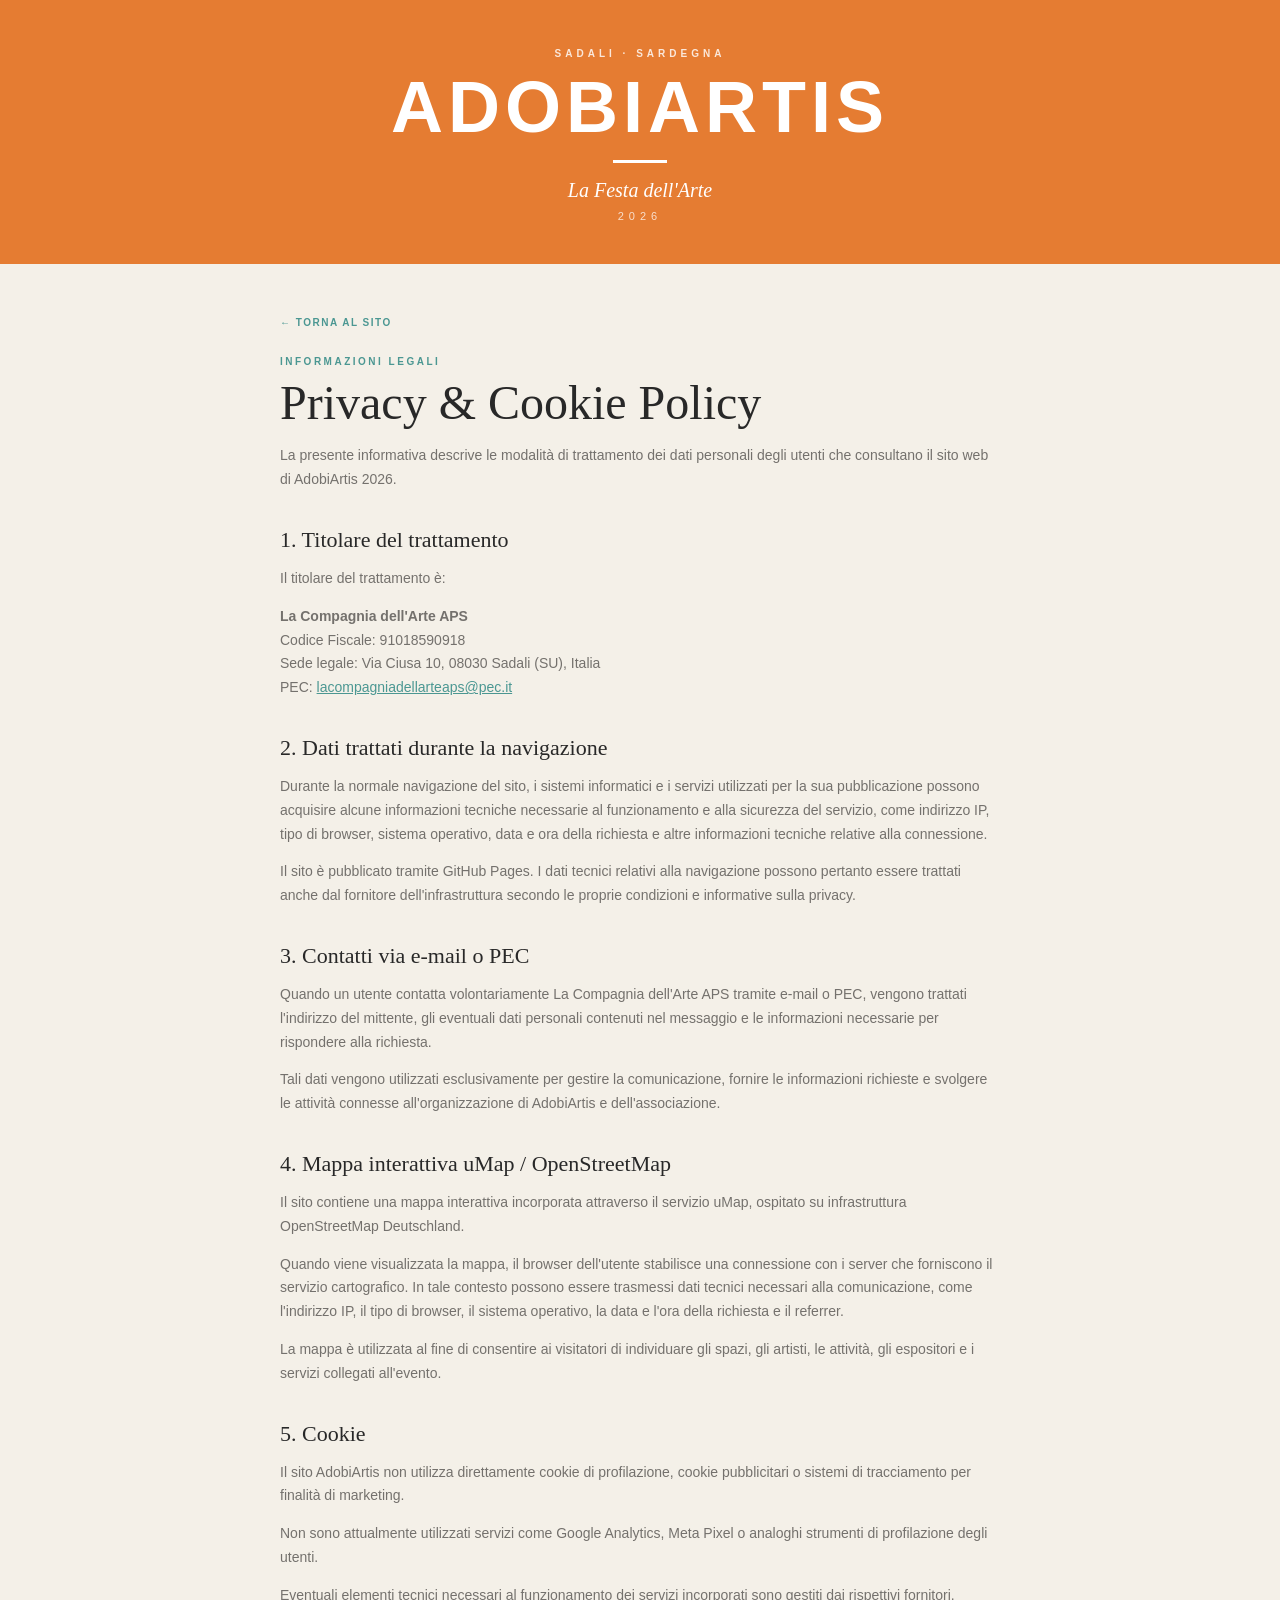
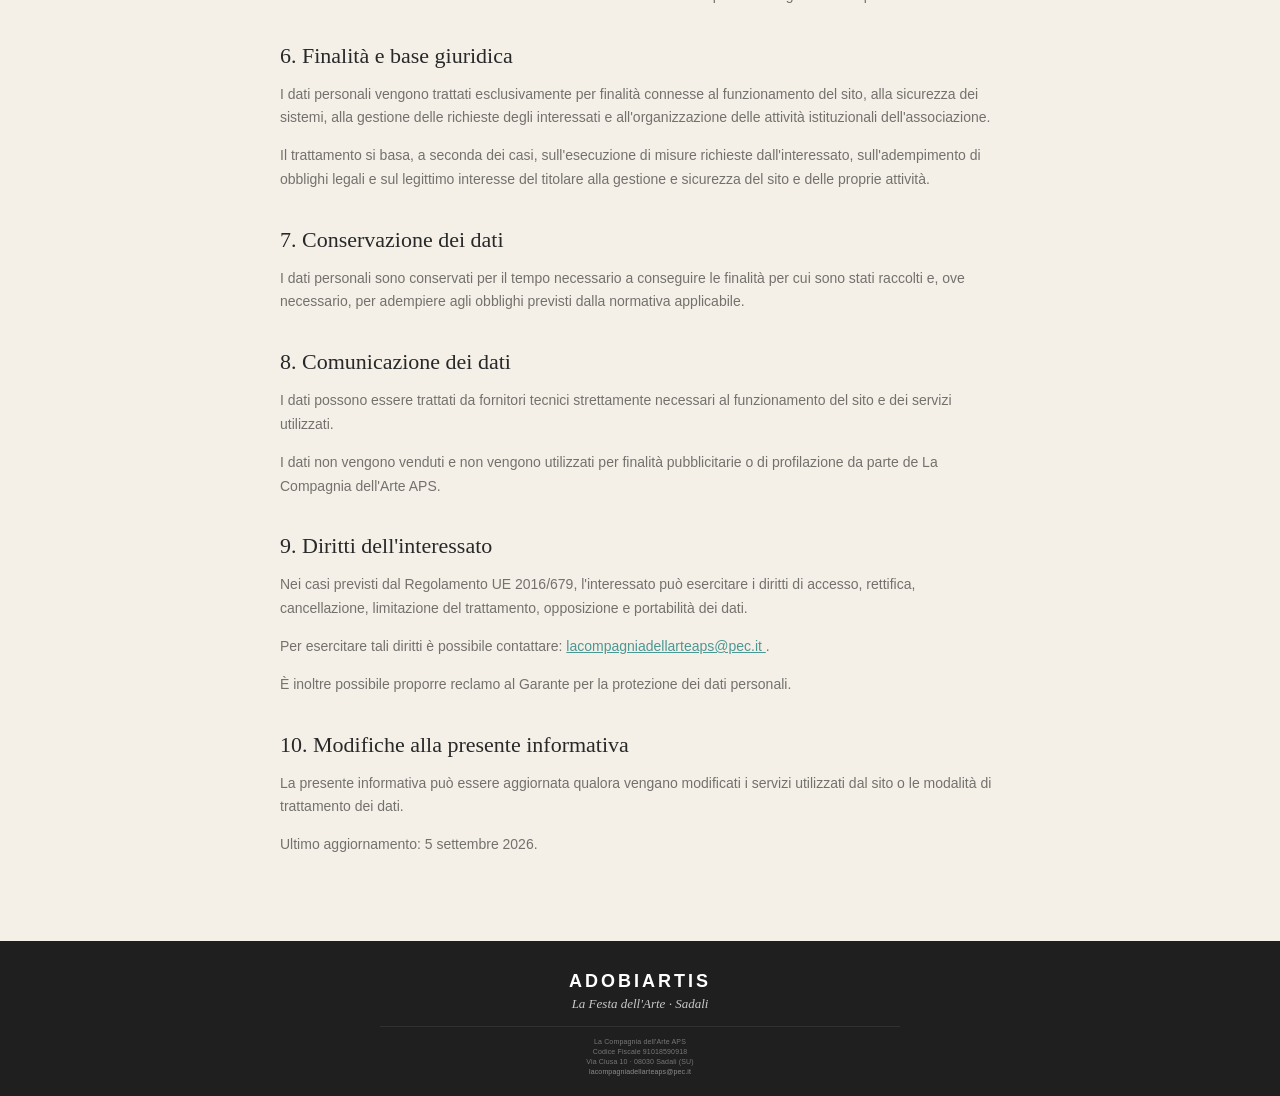
<file: privacy.html>
<!DOCTYPE html>
<html lang="it">

<head>

  <meta charset="UTF-8">

  <meta
    name="viewport"
    content="width=device-width, initial-scale=1.0"
  >

  <title>
    Privacy & Cookie Policy – AdobiArtis
  </title>

  <meta
    name="robots"
    content="index,follow"
  >

  <link
    rel="icon"
    type="image/png"
    href="thumbnail.png"
  >

  <link
    rel="stylesheet"
    href="style.css?v=9"
  >

</head>


<body>


  <header class="hero">

    <div class="hero-kicker">
      SADALI · SARDEGNA
    </div>

    <h1>
      ADOBIARTIS
    </h1>

    <div class="hero-line"></div>

    <p class="hero-subtitle">
      La Festa dell'Arte
    </p>

    <p class="hero-year">
      2026
    </p>

  </header>


  <main class="legal-page">

    <a
      class="legal-back"
      href="index.html"
    >
      ← TORNA AL SITO
    </a>


    <div class="section-label">
      INFORMAZIONI LEGALI
    </div>

    <h1>
      Privacy & Cookie Policy
    </h1>

    <p>
      La presente informativa descrive le modalità
      di trattamento dei dati personali degli utenti
      che consultano il sito web di AdobiArtis 2026.
    </p>


    <h2>
      1. Titolare del trattamento
    </h2>

    <p>
      Il titolare del trattamento è:
    </p>

    <p>
      <strong>
        La Compagnia dell'Arte APS
      </strong>
      <br>
      Codice Fiscale: 91018590918
      <br>
      Sede legale: Via Ciusa 10, 08030 Sadali (SU), Italia
      <br>
      PEC:
      <a href="mailto:lacompagniadellarteaps@pec.it">
        lacompagniadellarteaps@pec.it
      </a>
    </p>


    <h2>
      2. Dati trattati durante la navigazione
    </h2>

    <p>
      Durante la normale navigazione del sito,
      i sistemi informatici e i servizi utilizzati
      per la sua pubblicazione possono acquisire
      alcune informazioni tecniche necessarie
      al funzionamento e alla sicurezza del servizio,
      come indirizzo IP, tipo di browser,
      sistema operativo, data e ora della richiesta
      e altre informazioni tecniche relative
      alla connessione.
    </p>

    <p>
      Il sito è pubblicato tramite GitHub Pages.
      I dati tecnici relativi alla navigazione
      possono pertanto essere trattati anche
      dal fornitore dell'infrastruttura
      secondo le proprie condizioni
      e informative sulla privacy.
    </p>


    <h2>
      3. Contatti via e-mail o PEC
    </h2>

    <p>
      Quando un utente contatta volontariamente
      La Compagnia dell'Arte APS tramite e-mail
      o PEC, vengono trattati l'indirizzo del mittente,
      gli eventuali dati personali contenuti
      nel messaggio e le informazioni necessarie
      per rispondere alla richiesta.
    </p>

    <p>
      Tali dati vengono utilizzati esclusivamente
      per gestire la comunicazione,
      fornire le informazioni richieste
      e svolgere le attività connesse
      all'organizzazione di AdobiArtis
      e dell'associazione.
    </p>


    <h2>
      4. Mappa interattiva uMap / OpenStreetMap
    </h2>

    <p>
      Il sito contiene una mappa interattiva
      incorporata attraverso il servizio uMap,
      ospitato su infrastruttura
      OpenStreetMap Deutschland.
    </p>

    <p>
      Quando viene visualizzata la mappa,
      il browser dell'utente stabilisce
      una connessione con i server
      che forniscono il servizio cartografico.
      In tale contesto possono essere trasmessi
      dati tecnici necessari alla comunicazione,
      come l'indirizzo IP,
      il tipo di browser,
      il sistema operativo,
      la data e l'ora della richiesta
      e il referrer.
    </p>

    <p>
      La mappa è utilizzata al fine
      di consentire ai visitatori
      di individuare gli spazi,
      gli artisti, le attività,
      gli espositori e i servizi
      collegati all'evento.
    </p>


    <h2>
      5. Cookie
    </h2>

    <p>
      Il sito AdobiArtis non utilizza direttamente
      cookie di profilazione,
      cookie pubblicitari
      o sistemi di tracciamento
      per finalità di marketing.
    </p>

    <p>
      Non sono attualmente utilizzati
      servizi come Google Analytics,
      Meta Pixel o analoghi strumenti
      di profilazione degli utenti.
    </p>

    <p>
      Eventuali elementi tecnici necessari
      al funzionamento dei servizi incorporati
      sono gestiti dai rispettivi fornitori.
    </p>


    <h2>
      6. Finalità e base giuridica
    </h2>

    <p>
      I dati personali vengono trattati
      esclusivamente per finalità
      connesse al funzionamento del sito,
      alla sicurezza dei sistemi,
      alla gestione delle richieste
      degli interessati
      e all'organizzazione delle attività
      istituzionali dell'associazione.
    </p>

    <p>
      Il trattamento si basa,
      a seconda dei casi,
      sull'esecuzione di misure richieste
      dall'interessato,
      sull'adempimento di obblighi legali
      e sul legittimo interesse
      del titolare alla gestione
      e sicurezza del sito
      e delle proprie attività.
    </p>


    <h2>
      7. Conservazione dei dati
    </h2>

    <p>
      I dati personali sono conservati
      per il tempo necessario
      a conseguire le finalità
      per cui sono stati raccolti
      e, ove necessario,
      per adempiere agli obblighi previsti
      dalla normativa applicabile.
    </p>


    <h2>
      8. Comunicazione dei dati
    </h2>

    <p>
      I dati possono essere trattati
      da fornitori tecnici
      strettamente necessari
      al funzionamento del sito
      e dei servizi utilizzati.
    </p>

    <p>
      I dati non vengono venduti
      e non vengono utilizzati
      per finalità pubblicitarie
      o di profilazione da parte
      de La Compagnia dell'Arte APS.
    </p>


    <h2>
      9. Diritti dell'interessato
    </h2>

    <p>
      Nei casi previsti dal Regolamento UE 2016/679,
      l'interessato può esercitare
      i diritti di accesso,
      rettifica,
      cancellazione,
      limitazione del trattamento,
      opposizione
      e portabilità dei dati.
    </p>

    <p>
      Per esercitare tali diritti
      è possibile contattare:
      <a href="mailto:lacompagniadellarteaps@pec.it">
        lacompagniadellarteaps@pec.it
      </a>.
    </p>

    <p>
      È inoltre possibile proporre reclamo
      al Garante per la protezione
      dei dati personali.
    </p>


    <h2>
      10. Modifiche alla presente informativa
    </h2>

    <p>
      La presente informativa può essere aggiornata
      qualora vengano modificati
      i servizi utilizzati dal sito
      o le modalità di trattamento dei dati.
    </p>

    <p>
      Ultimo aggiornamento:
      5 settembre 2026.
    </p>

  </main>


  <footer>

    <div class="footer-content">

      <div class="footer-center">

        <div class="footer-brand">
          ADOBIARTIS
        </div>

        <div class="footer-subtitle">
          La Festa dell'Arte · Sadali
        </div>

      </div>


      <div class="footer-legal">

        La Compagnia dell'Arte APS
        <br>
        Codice Fiscale 91018590918
        <br>
        Via Ciusa 10 · 08030 Sadali (SU)
        <br>

        <a
          href="mailto:lacompagniadellarteaps@pec.it"
        >
          lacompagniadellarteaps@pec.it
        </a>

      </div>

    </div>

  </footer>


</body>

</html>
</file>
<file: style.css>
:root {
  --orange: #E57C32;

  --charcoal: #282828;
  --charcoal-dark: #1F1F1F;

  --teal: #4B9792;
  --teal-light: #76ADA8;
  --teal-pale: #DDEBE9;

  --paper: #F4F0E8;
  --paper-dark: #E9E3D8;

  --white: #FFFFFF;

  --text: #282828;
  --muted: #74716D;

  --border: #D8D3CA;
}


/* =========================
   RESET
========================= */

* {
  box-sizing: border-box;
}

html {
  scroll-behavior: smooth;
}

body {
  margin: 0;

  font-family:
    Arial,
    Helvetica,
    sans-serif;

  background: var(--paper);

  color: var(--text);
}


/* =========================
   HERO
========================= */

.hero {
  background: var(--orange);

  color: var(--white);

  text-align: center;

  padding: 48px 20px 42px;
}

.hero-kicker {
  margin-bottom: 14px;

  font-size: 10px;
  font-weight: 600;

  letter-spacing: 4px;

  color: rgba(255,255,255,0.82);
}

.hero h1 {
  margin: 0;

  font-size: clamp(42px,11vw,72px);

  line-height: 0.95;

  letter-spacing: 5px;

  font-weight: 700;
}

.hero-line {
  width: 54px;

  height: 3px;

  background: var(--white);

  margin: 19px auto 16px;
}

.hero-subtitle {
  margin: 0;

  font-family:
    Georgia,
    "Times New Roman",
    serif;

  font-style: italic;

  font-size: 20px;
}

.hero-year {
  margin: 8px 0 0;

  font-size: 11px;

  letter-spacing: 5px;

  color: rgba(255,255,255,0.75);
}


/* =========================
   NAVIGATION
========================= */

.navigation {
  display: flex;

  position: sticky;

  top: 0;

  z-index: 1000;

  background: rgba(255,255,255,0.97);

  border-bottom: 1px solid var(--border);
}

.nav-button {
  flex: 1;

  min-height: 58px;

  border: 0;

  border-bottom: 3px solid transparent;

  background: transparent;

  font-size: 11px;

  font-weight: 700;

  letter-spacing: 1.5px;

  color: var(--muted);

  cursor: pointer;
}

.nav-button.active {
  color: var(--teal);

  border-bottom-color: var(--teal);
}


/* =========================
   PAGE
========================= */

main {
  max-width: 960px;

  margin: 0 auto;
}

.page-section {
  display: none;

  padding: 42px 20px 70px;
}

.page-section.active-section {
  display: block;
}

.section-intro {
  max-width: 650px;

  margin-bottom: 28px;
}

.section-label {
  color: var(--teal);

  font-size: 10px;

  letter-spacing: 2.5px;

  font-weight: 700;

  margin-bottom: 8px;
}

.section-intro h2 {
  margin: 0 0 10px;

  font-family:
    Georgia,
    "Times New Roman",
    serif;

  font-size: clamp(34px,7vw,46px);

  font-weight: 400;
}

.section-intro p {
  margin: 0;

  color: var(--muted);

  line-height: 1.6;
}

.intro-big {
  font-size: 18px;
}


/* =========================
   DAY SELECTOR
========================= */

.day-selector {
  display: flex;

  gap: 26px;

  border-bottom: 1px solid var(--border);

  margin-bottom: 18px;
}

.day-button {
  border: 0;

  background: transparent;

  padding: 13px 0;

  font-size: 12px;

  letter-spacing: 1.5px;

  font-weight: 700;

  color: var(--muted);

  cursor: pointer;

  border-bottom: 3px solid transparent;

  margin-bottom: -1px;
}

.day-date {
  display: block;

  margin-top: 4px;

  font-family:
    Georgia,
    "Times New Roman",
    serif;

  font-size: 11px;

  font-weight: 400;

  font-style: italic;

  letter-spacing: 0.5px;

  opacity: 0.75;
}

.day-button.active {
  color: var(--charcoal);

  border-bottom-color: var(--teal);
}


/* =========================
   FILTERS
========================= */

.filters {
  display: flex;

  gap: 8px;

  overflow-x: auto;

  padding: 0 0 18px;

  scrollbar-width: none;
}

.filters::-webkit-scrollbar {
  display: none;
}

.filter-button {
  flex: 0 0 auto;

  padding: 9px 15px;

  border-radius: 999px;

  border: 1px solid var(--border);

  background: rgba(255,255,255,0.6);

  color: var(--charcoal);

  font-size: 12px;

  cursor: pointer;
}

.filter-button.active {
  background: var(--teal);

  border-color: var(--teal);

  color: var(--white);
}


/* =========================
   PROGRAMME
========================= */

#programme-list {
  margin-top: 4px;
}

.event {
  display: grid;

  grid-template-columns: 72px 1fr;

  gap: 18px;

  padding: 23px 0;

  border-bottom: 1px solid var(--border);
}

.event-time {
  font-size: 18px;

  font-weight: 700;
}

.event-category {
  font-size: 9px;

  letter-spacing: 1.6px;

  text-transform: uppercase;

  color: var(--teal);

  font-weight: 700;
}

.event-title {
  margin: 5px 0 7px;

  font-family:
    Georgia,
    "Times New Roman",
    serif;

  font-size: 21px;
}

.event-location {
  display: flex;

  align-items: center;

  gap: 5px;

  margin-top: 8px;

  font-size: 11px;

  color: var(--muted);
}

.event-location strong {
  color: var(--charcoal);

  font-size: 10px;

  letter-spacing: 1px;
}

.location-dot {
  color: var(--teal);

  font-size: 7px;
}

.event-description {
  margin-top: 8px;

  max-width: 550px;

  font-family:
    Georgia,
    "Times New Roman",
    serif;

  font-size: 12px;

  line-height: 1.5;

  color: var(--muted);
}

.event-end-time {
  display: block;

  margin-top: 3px;

  font-size: 10px;

  color: var(--muted);
}

.no-events {
  padding: 40px 10px;

  text-align: center;

  font-family:
    Georgia,
    "Times New Roman",
    serif;

  font-style: italic;

  color: var(--muted);
}


/* =========================
   PLACE FILTER
========================= */

.place-filter-row {
  display: flex;

  align-items: center;

  justify-content: space-between;

  gap: 20px;

  margin-top: 14px;

  padding: 14px 0 18px;

  border-bottom: 1px solid var(--border);
}

.place-filter-row label {
  font-size: 9px;

  font-weight: 700;

  letter-spacing: 1.8px;

  color: var(--teal);
}

.place-filter-row select {
  appearance: none;

  min-width: 240px;

  padding: 11px 38px 11px 14px;

  border: 1px solid var(--border);

  background: var(--white);

  color: var(--charcoal);

  font-size: 12px;
}


/* =========================
   MAP
========================= */

.map-card {
  background: var(--white);

  border: 1px solid var(--border);
}

.map-heading {
  display: flex;

  justify-content: space-between;

  align-items: center;

  padding: 13px 16px;

  font-size: 10px;

  letter-spacing: 1.5px;

  font-weight: 700;

  color: var(--muted);

  border-bottom: 1px solid var(--border);
}

.map-heading > div {
  display: flex;

  align-items: center;

  gap: 8px;
}

.map-dot {
  width: 9px;

  height: 9px;

  border-radius: 50%;

  background: var(--teal);
}

.umap-wrapper {
  width: 100%;

  height: 560px;
}

.umap-wrapper iframe {
  width: 100%;

  height: 100%;

  border: 0;
}


/* =========================
   VIDEO
========================= */

.festival-video {
  width: 100%;

  margin-bottom: 28px;

  background: var(--charcoal);

  border: 1px solid var(--border);

  overflow: hidden;
}

.video-heading {
  padding: 13px 16px;

  color: #C9C9C9;

  font-size: 9px;

  font-weight: 700;

  letter-spacing: 1.5px;
}

.video-heading > div {
  display: flex;

  align-items: center;

  gap: 8px;
}

.video-dot {
  width: 8px;

  height: 8px;

  border-radius: 50%;

  background: var(--teal);
}

.festival-video video {
  display: block;

  width: 100%;

  max-height: 620px;

  background: #000;

  object-fit: contain;
}


/* =========================
   INFO
========================= */

.info-grid {
  display: grid;

  grid-template-columns: repeat(2,minmax(0,1fr));

  border-top: 1px solid var(--border);

  border-left: 1px solid var(--border);
}

.info-card {
  padding: 24px;

  background: rgba(255,255,255,0.55);

  border-right: 1px solid var(--border);

  border-bottom: 1px solid var(--border);
}

.info-number {
  color: var(--teal);

  font-size: 10px;

  font-weight: 700;

  letter-spacing: 1.5px;

  margin-bottom: 28px;
}

.info-card h3 {
  margin: 0 0 10px;

  font-family:
    Georgia,
    "Times New Roman",
    serif;

  font-size: 22px;

  font-weight: 400;
}

.info-card p {
  margin: 0;

  color: var(--muted);

  line-height: 1.6;
}


/* =========================
   CONTACT
========================= */

.contact-panel,
.sponsor-contact {
  display: flex;

  align-items: center;

  justify-content: space-between;

  gap: 25px;

  margin-top: 28px;

  padding: 28px;

  background: var(--charcoal);

  color: var(--white);
}

.contact-small {
  color: var(--teal-light);

  font-size: 9px;

  letter-spacing: 2px;

  font-weight: 700;
}

.contact-panel h3,
.sponsor-contact h3 {
  margin: 7px 0;

  font-family:
    Georgia,
    "Times New Roman",
    serif;

  font-size: 23px;

  font-weight: 400;
}

.contact-panel p,
.sponsor-contact p {
  margin: 0;

  color: #CBCBCB;

  line-height: 1.5;
}

.contact-button {
  flex: 0 0 auto;

  display: inline-flex;

  align-items: center;

  justify-content: center;

  min-height: 46px;

  padding: 0 20px;

  background: var(--teal);

  color: var(--white);

  text-decoration: none;

  font-size: 10px;

  font-weight: 700;

  letter-spacing: 1.5px;
}


/* =========================
   SPONSORS
========================= */

.sponsor-group {
  margin-top: 38px;
}

.sponsor-group-title {
  padding-bottom: 10px;

  margin-bottom: 14px;

  border-bottom: 1px solid var(--border);

  color: var(--teal);

  font-size: 9px;

  font-weight: 700;

  letter-spacing: 2px;
}

.sponsor-grid {
  display: grid;

  gap: 10px;
}


/* MAIN PARTNERS */

.sponsor-grid-main {
  grid-template-columns: repeat(2,minmax(0,1fr));
}


/* COLLABORATORS */

.collaborator-grid {
  grid-template-columns: repeat(4,minmax(0,1fr));
}


/* SPONSOR PRINCIPALI - 3 */

.sponsor-grid-principal {
  grid-template-columns: repeat(3,minmax(0,1fr));
}


/* SPONSOR - 4 */

.sponsor-grid-standard {
  grid-template-columns: repeat(4,minmax(0,1fr));
}


/* SOSTENITORI - 5 */

.sponsor-grid-supporters {
  grid-template-columns: repeat(5,minmax(0,1fr));
}


/* =========================
   SPONSOR CARDS
========================= */

.sponsor-card {
  min-width: 0;

  min-height: 120px;

  padding: 12px 9px;

  display: flex;

  flex-direction: column;

  justify-content: center;

  align-items: center;

  background: rgba(255,255,255,0.6);

  border: 1px solid var(--border);
}

.sponsor-main {
  min-height: 175px;

  background: var(--white);
}

.collaborator-card {
  min-height: 125px;

  background: var(--teal-pale);
}

.sponsor-principal {
  min-height: 145px;

  background: var(--white);
}

.sponsor-supporter {
  min-height: 95px;
}


/* =========================
   SPONSOR LOGOS
========================= */

.sponsor-logo {
  width: 100%;

  height: 68px;

  display: flex;

  align-items: center;

  justify-content: center;
}

.sponsor-logo img {
  display: block;

  width: auto;

  height: auto;

  max-width: 88%;

  max-height: 60px;

  object-fit: contain;
}

.sponsor-main .sponsor-logo {
  height: 115px;
}

.sponsor-main .sponsor-logo img {
  max-height: 105px;
}

.sponsor-principal .sponsor-logo {
  height: 88px;
}

.sponsor-principal .sponsor-logo img {
  max-height: 80px;
}

.sponsor-supporter .sponsor-logo {
  height: 48px;
}

.sponsor-supporter .sponsor-logo img {
  max-height: 42px;
}


/* =========================
   SPONSOR NAMES
========================= */

.sponsor-name {
  margin-top: 8px;

  text-align: center;

  color: var(--charcoal);

  font-size: 10px;

  font-weight: 700;

  line-height: 1.3;
}

.sponsor-main .sponsor-name {
  font-size: 12px;
}

.sponsor-principal .sponsor-name {
  font-size: 11px;
}

.sponsor-supporter .sponsor-name {
  font-size: 8px;
}


/* =========================
   FOOTER
========================= */

footer {
  padding: 30px 20px 18px;

  background: var(--charcoal-dark);

  color: var(--white);

  text-align: center;
}

.footer-content {
  max-width: 960px;

  margin: 0 auto;

  display: flex;

  flex-direction: column;

  align-items: center;

  justify-content: center;

  gap: 12px;
}

.footer-center {
  width: 100%;
}

.footer-logo {
  display: flex;

  align-items: center;

  justify-content: center;
}


/* TOP ADOBIARTIS LOGO */

.footer-logo-left img {
  display: block;

  width: auto;

  height: auto;

  max-width: 76px;

  max-height: 58px;

  object-fit: contain;
}


/* FOOTER BRAND */

.footer-brand {
  font-size: 18px;

  font-weight: 700;

  letter-spacing: 3px;
}

.footer-subtitle {
  margin-top: 4px;

  font-family:
    Georgia,
    "Times New Roman",
    serif;

  font-style: italic;

  font-size: 13px;

  color: #C9C9C9;
}

.footer-line {
  width: 34px;

  height: 2px;

  background: var(--teal);

  margin: 12px auto;
}

.footer-organizer {
  font-size: 9px;

  letter-spacing: 1px;

  color: #999999;
}


/* LOWER ASSOCIATION LOGO */

.footer-logo-right img {
  display: block;

  width: auto;

  height: auto;

  max-width: 88px;

  max-height: 68px;

  object-fit: contain;
}


/* =========================
   SMALL LEGAL FOOTER
========================= */

.footer-legal {
  width: 100%;

  max-width: 520px;

  margin-top: 2px;

  padding-top: 10px;

  border-top: 1px solid rgba(255,255,255,0.08);

  color: #777777;

  font-size: 7px;

  line-height: 1.45;

  letter-spacing: 0.15px;

  text-align: center;
}

.footer-legal div {
  margin: 0;
}

.footer-legal a {
  color: #8C8C8C;

  text-decoration: none;
}

.footer-legal a:hover {
  color: var(--teal-light);
}

.footer-legal-links {
  margin-top: 3px;
}

.footer-legal-links a {
  color: #8C8C8C;

  font-weight: 400;

  letter-spacing: 0.2px;
}


/* =========================
   PRIVACY PAGE
========================= */

.legal-page {
  max-width: 760px;

  margin: 0 auto;

  padding: 48px 20px 70px;
}

.legal-page h1 {
  margin: 0 0 12px;

  font-family:
    Georgia,
    "Times New Roman",
    serif;

  font-size: clamp(34px,7vw,48px);

  font-weight: 400;
}

.legal-page h2 {
  margin: 35px 0 10px;

  font-family:
    Georgia,
    "Times New Roman",
    serif;

  font-size: 22px;

  font-weight: 400;
}

.legal-page p,
.legal-page li {
  color: var(--muted);

  line-height: 1.7;

  font-size: 14px;
}

.legal-page a {
  color: var(--teal);
}

.legal-back {
  display: inline-block;

  margin-bottom: 28px;

  color: var(--teal);

  text-decoration: none;

  font-size: 10px;

  font-weight: 700;

  letter-spacing: 1.5px;
}


/* =========================
   TABLET
========================= */

@media (max-width: 800px) {

  .collaborator-grid,
  .sponsor-grid-standard {
    grid-template-columns: repeat(3,minmax(0,1fr));
  }

  .sponsor-grid-supporters {
    grid-template-columns: repeat(4,minmax(0,1fr));
  }

}


/* =========================
   MOBILE
========================= */

@media (max-width: 650px) {

  .page-section {
    padding: 34px 16px 55px;
  }

  .hero {
    padding: 40px 15px 35px;
  }

  .hero h1 {
    letter-spacing: 3px;
  }

  .nav-button {
    min-height: 54px;

    padding: 0 4px;

    font-size: 9px;

    letter-spacing: 0.7px;
  }

  .place-filter-row {
    flex-direction: column;

    align-items: stretch;

    gap: 8px;
  }

  .place-filter-row select {
    width: 100%;

    min-width: 0;

    font-size: 16px;
  }

  .event {
    grid-template-columns: 62px 1fr;

    gap: 12px;
  }

  .umap-wrapper {
    height: 510px;
  }

  .info-grid {
    grid-template-columns: 1fr;
  }

  .contact-panel,
  .sponsor-contact {
    flex-direction: column;

    align-items: flex-start;
  }

  .contact-button {
    width: 100%;
  }


  /* =========================
     MOBILE SPONSORS
  ========================= */

  .sponsor-grid-main,
  .collaborator-grid,
  .sponsor-grid-principal,
  .sponsor-grid-standard {
    grid-template-columns: repeat(2,minmax(0,1fr));
  }

  .sponsor-grid-supporters {
    grid-template-columns: repeat(3,minmax(0,1fr));
  }

  .sponsor-main {
    min-height: 135px;
  }

  .sponsor-main .sponsor-logo {
    height: 82px;
  }

  .sponsor-main .sponsor-logo img {
    max-height: 75px;
  }

  .sponsor-principal {
    min-height: 115px;
  }

  .sponsor-principal .sponsor-logo {
    height: 64px;
  }

  .sponsor-principal .sponsor-logo img {
    max-height: 58px;
  }

  .sponsor-supporter {
    min-height: 82px;

    padding: 7px 4px;
  }

  .sponsor-supporter .sponsor-logo {
    height: 38px;
  }

  .sponsor-supporter .sponsor-logo img {
    max-height: 34px;
  }

  .sponsor-supporter .sponsor-name {
    font-size: 7px;
  }


  /* =========================
     MOBILE FOOTER
  ========================= */

  footer {
    padding: 26px 16px 14px;
  }

  .footer-content {
    gap: 10px;
  }

  .footer-logo-left img {
    max-width: 66px;

    max-height: 50px;
  }

  .footer-logo-right img {
    max-width: 78px;

    max-height: 60px;
  }

  .footer-brand {
    font-size: 16px;

    letter-spacing: 2px;
  }

  .footer-subtitle {
    font-size: 12px;
  }

  .footer-line {
    margin: 10px auto;
  }

  .footer-organizer {
    font-size: 8px;
  }

  .footer-legal {
    max-width: 320px;

    padding-top: 8px;

    font-size: 6.5px;

    line-height: 1.4;
  }


  /* PRIVACY PAGE MOBILE */

  .legal-page {
    padding: 35px 18px 55px;
  }

}
</file>
